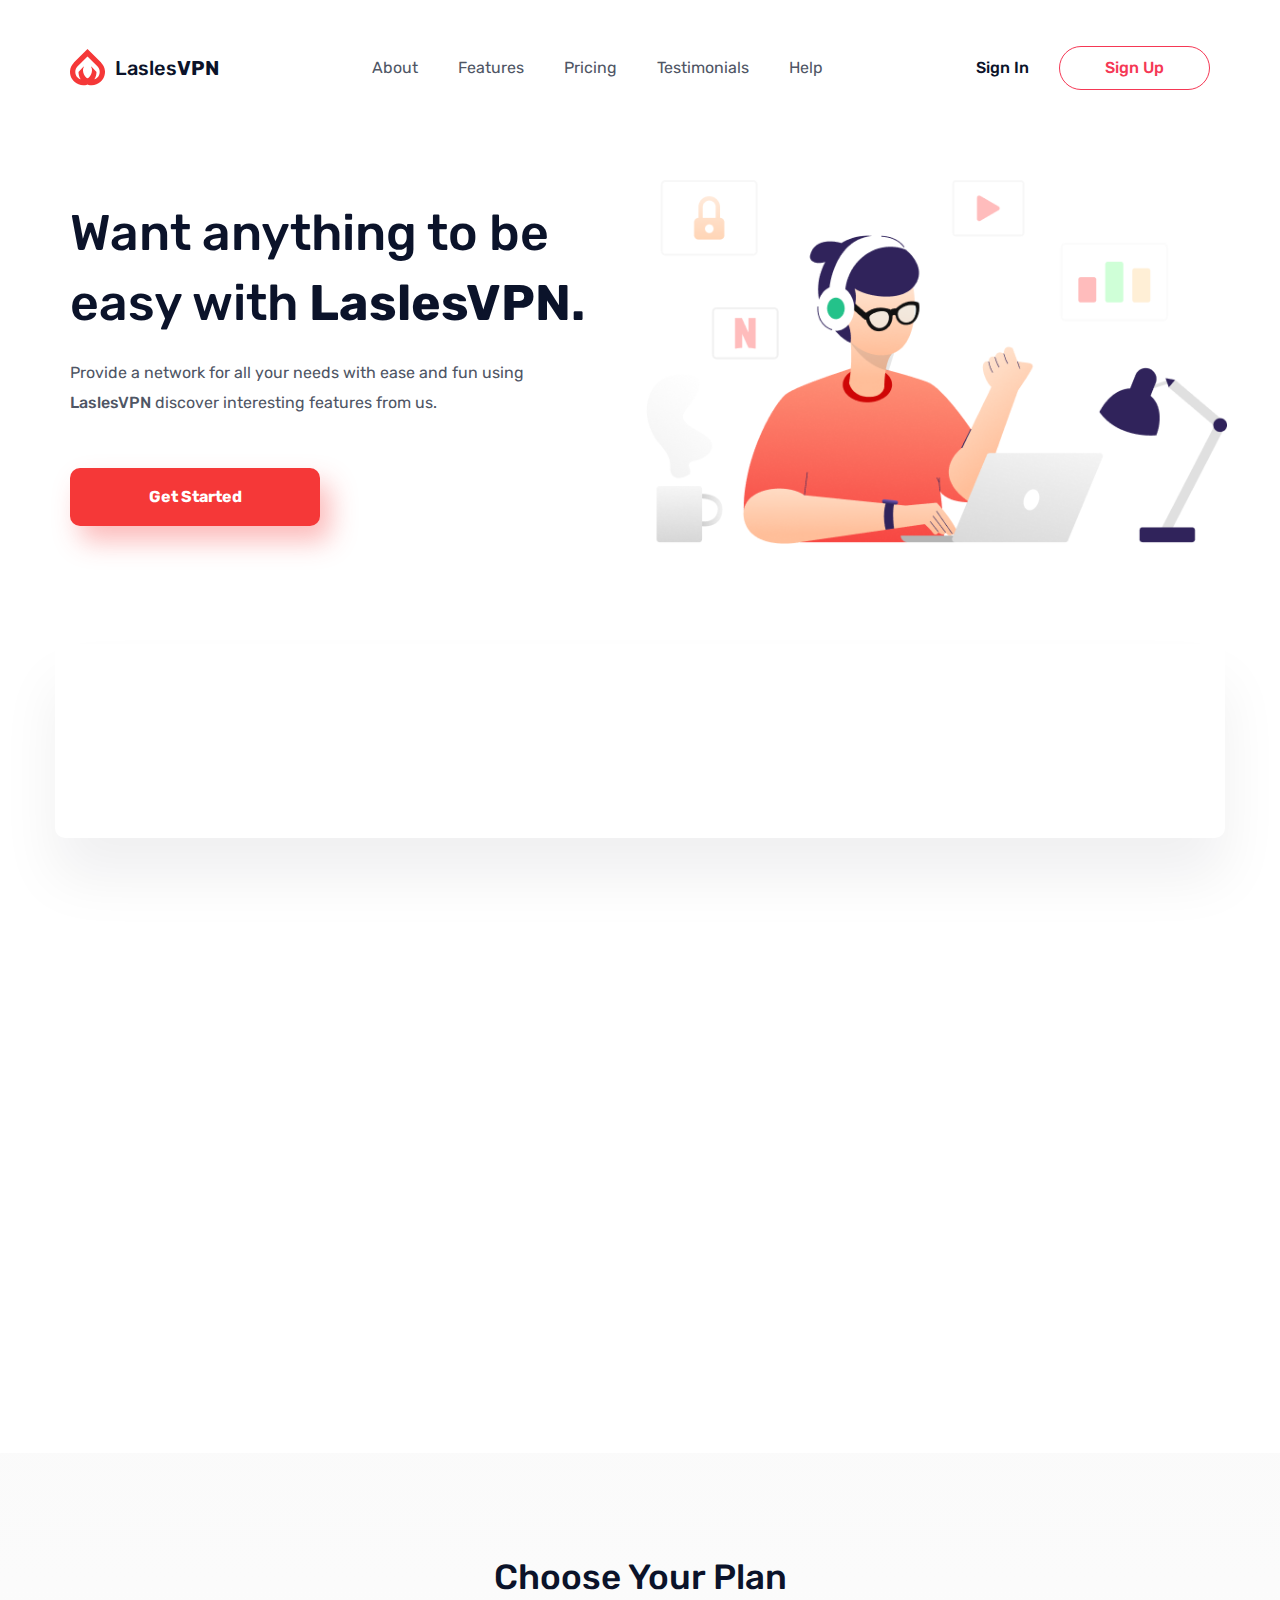
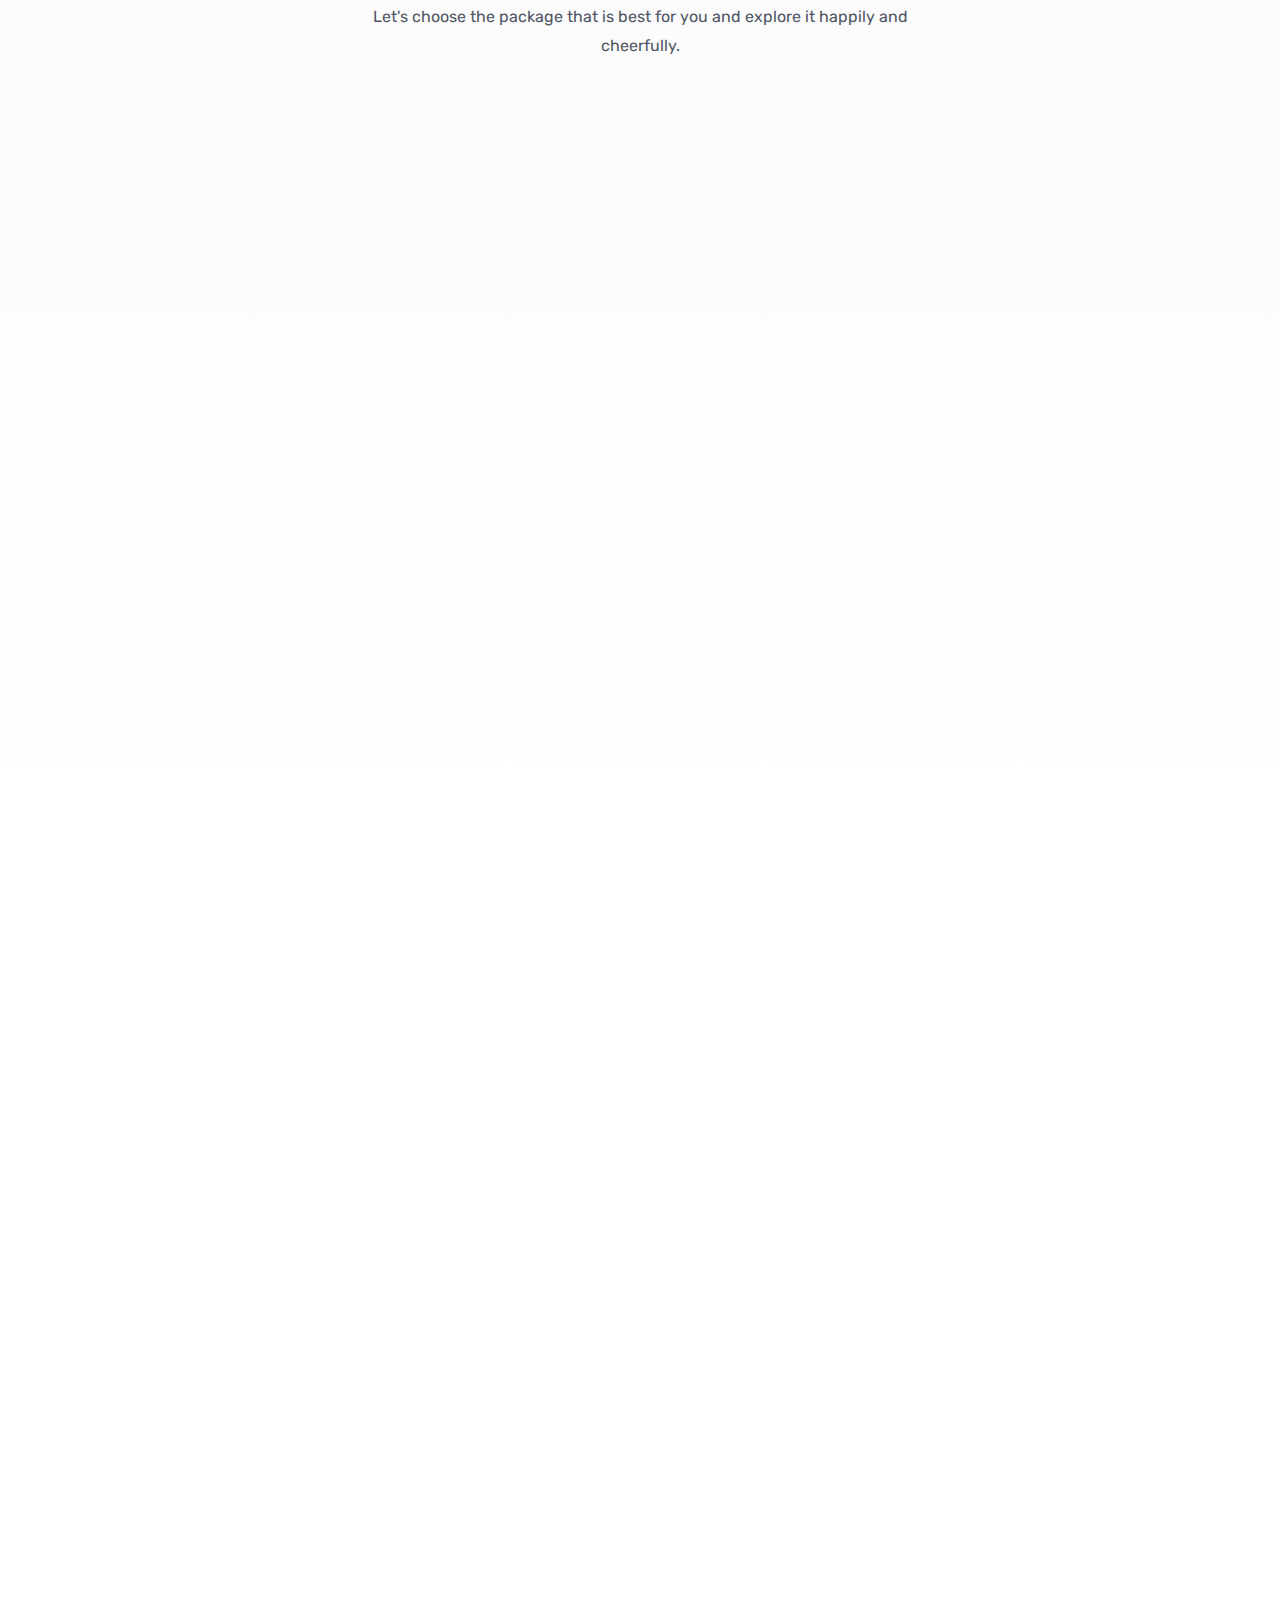
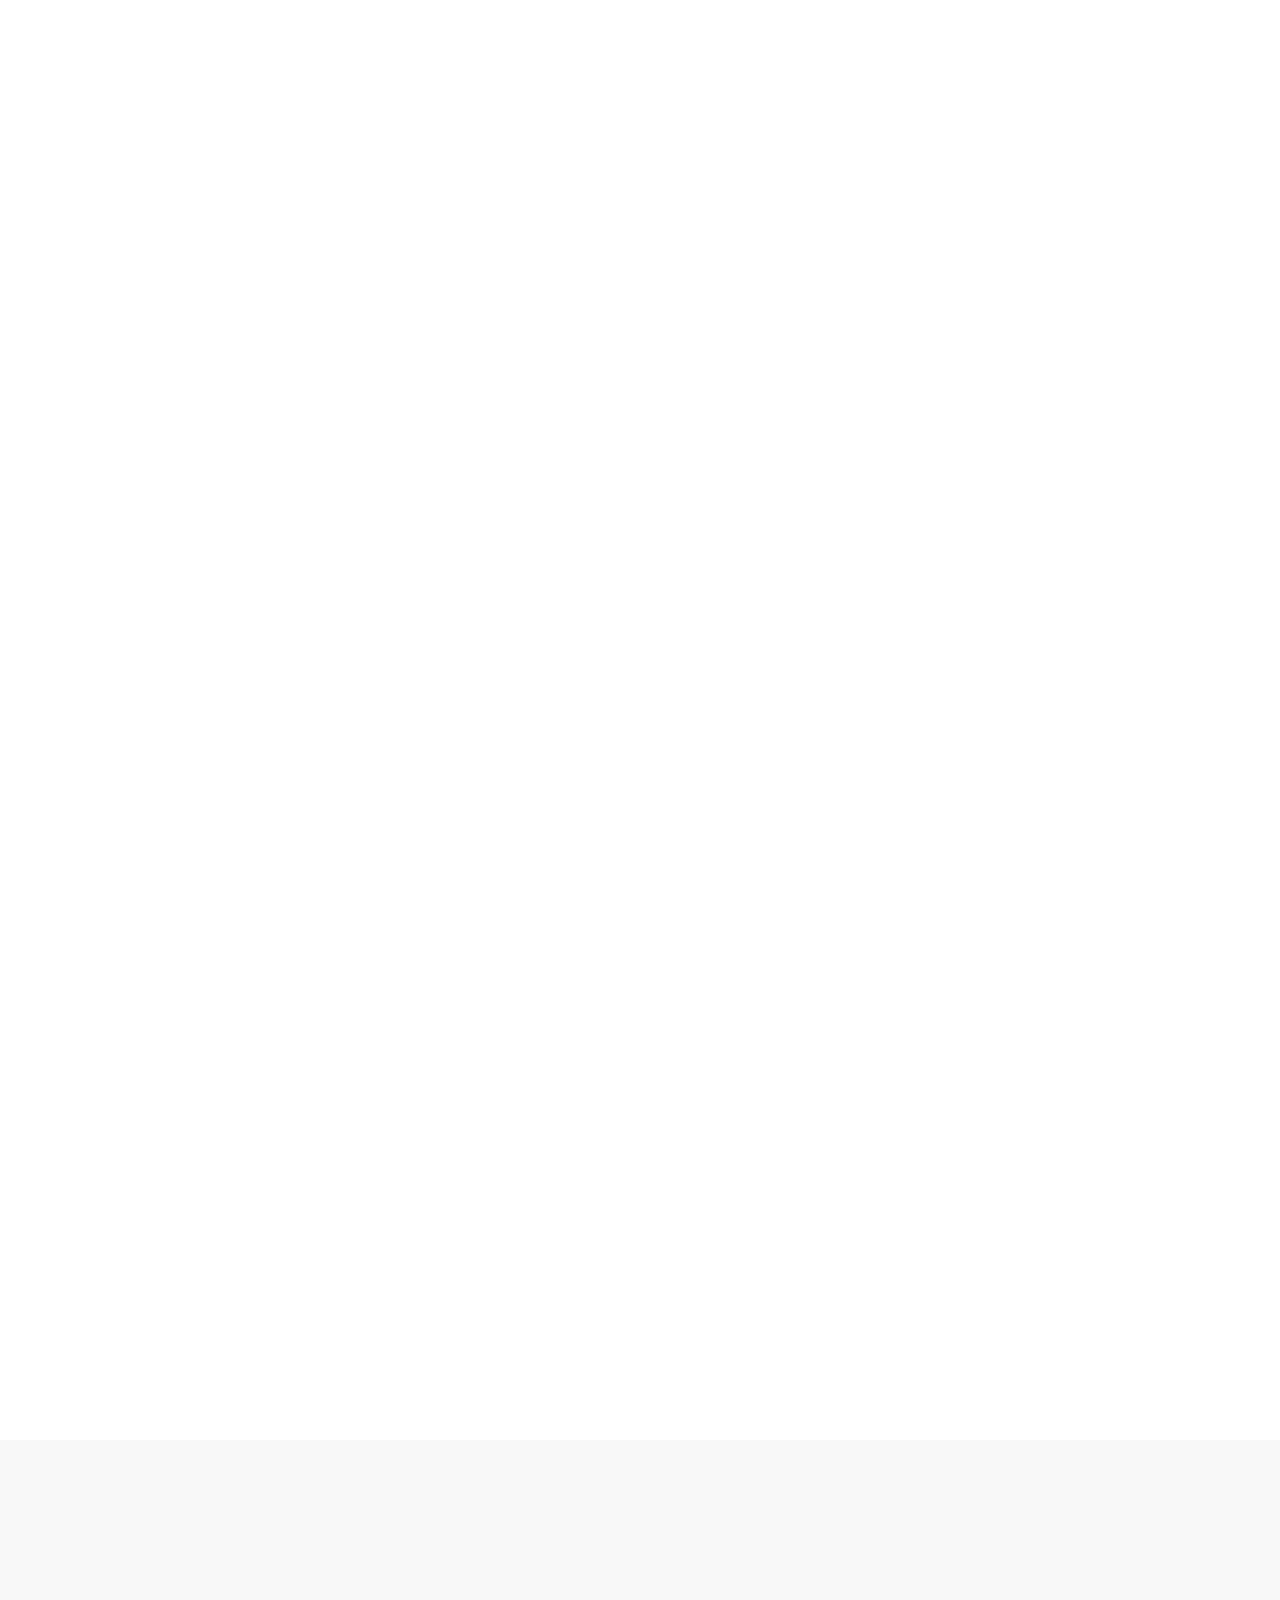
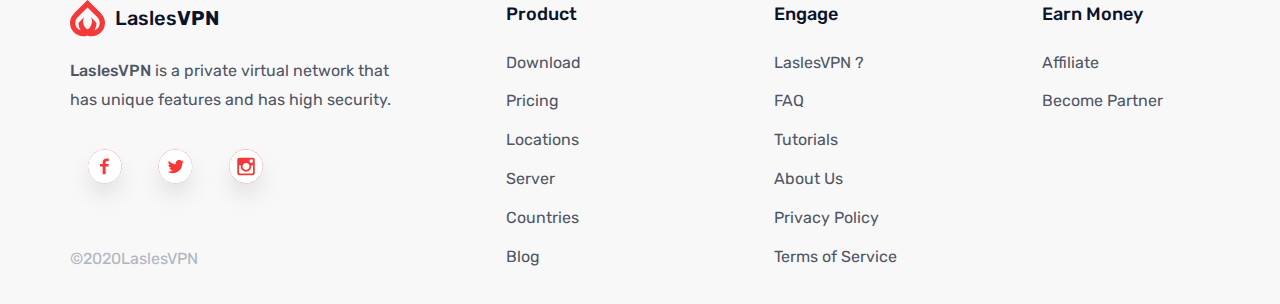
<file: index.html>
<!DOCTYPE html>
<html lang="en">
  <head>
    <meta charset="UTF-8" />
    <meta name="viewport" content="width=device-width, initial-scale=1.0" />
    <link rel="shortcut icon" href="img/favicon.ico" type="image/x-icon" />
    <link rel="preconnect" href="https://fonts.googleapis.com" />
    <link rel="preconnect" href="https://fonts.gstatic.com" crossorigin />
    <link
      href="https://fonts.googleapis.com/css2?family=Rubik:wght@400;500;700&display=swap"
      rel="stylesheet"
    />
    <link
      rel="stylesheet"
      href="https://cdn.jsdelivr.net/npm/swiper@11/swiper-bundle.min.css"
    />
    <link rel="stylesheet" href="css/style.css" />
    <title>LaslesVPN</title>
  </head>
  <body>
    <div class="wrapper">
      <header class="header">
        <div class="header__container">
          <a href="" class="header__logo">
            <img src="img/logo.svg" alt="" />
            <p>Lasles<span>VPN</span></p>
          </a>
          <nav class="header__menu menu-header">
            <ul class="menu-header__list">
              <li><a href="" class="menu-header__link">About</a></li>
              <li><a href="" class="menu-header__link">Features</a></li>
              <li><a href="" class="menu-header__link">Pricing</a></li>
              <li><a href="" class="menu-header__link">Testimonials</a></li>
              <li><a href="" class="menu-header__link">Help</a></li>
            </ul>
          </nav>
          <div class="header__actions actions-header">
            <a href="log/login.html" class="actions-header__login">Sign In</a>
            <a
              href="log/login.html"
              class="actions-header__logout btn-transparent"
              >Sign Up</a
            >
            <button class="header__burger">
              <span></span>
            </button>
          </div>
        </div>
      </header>
      <main class="page">
        <section class="page__top top">
          <div class="top__container">
            <div class="top__content">
              <h1 class="top__title">
                Want anything to be easy with <span>LaslesVPN.</span>
              </h1>
              <p class="top__description description">
                Provide a network for all your needs with ease and fun using
                <span>LaslesVPN</span> discover interesting features from us.
              </p>
              <a href="log/login.html" class="top__btn btn">Get Started</a>
            </div>
            <div class="top__image">
              <img src="img/1.png" alt="Person on laptop" />
            </div>
          </div>
        </section>
        <div class="page__statistic statistic">
          <div class="statistic__container">
            <div class="statisctic__contect">
              <div class="statistic__item item-statistic scroll-item _hide">
                <div class="item-statistic__img">
                  <img src="img/statistic/user.svg" alt="user" />
                </div>
                <div class="item-statistic__info">
                  <h3 class="item-statistic__count">90+</h3>
                  <p class="item-statistic__name">Users</p>
                </div>
              </div>
              <div class="statistic__item item-statistic scroll-item _hide">
                <div class="item-statistic__img">
                  <img src="img/statistic/location.svg" alt="location" />
                </div>
                <div class="item-statistic__info">
                  <h3 class="item-statistic__count">30+</h3>
                  <p class="item-statistic__name">Location</p>
                </div>
              </div>
              <div class="statistic__item item-statistic scroll-item _hide">
                <div class="item-statistic__img">
                  <img src="img/statistic/server.svg" alt="server" />
                </div>
                <div class="item-statistic__info">
                  <h3 class="item-statistic__count">50+</h3>
                  <p class="item-statistic__name">Servers</p>
                </div>
              </div>
            </div>
          </div>
        </div>
        <section class="page__features features">
          <div class="features__container">
            <div class="features__img scroll-item _hide">
              <img src="img/2.png" alt="user features" />
            </div>
            <div class="features__content scroll-item _hide">
              <h2 class="features__title title">
                We Provide Many Features You Can Use
              </h2>
              <p class="features__description description">
                You can explore the features that we provide with fun and have
                their own functions each feature.
              </p>
              <ul class="features__list">
                <li>Powerfull online protection.</li>
                <li>Internet without borders.</li>
                <li>Supercharged VPN</li>
                <li>No specific time limits.</li>
              </ul>
            </div>
          </div>
        </section>
        <section class="page__plan plan">
          <div class="plan__container">
            <div class="plan__header header-plan">
              <h2 class="header-plan__title title">Choose Your Plan</h2>
              <p class="header-plan__description description">
                Let's choose the package that is best for you and explore it
                happily and cheerfully.
              </p>
            </div>
            <div class="plan__body">
              <div class="plan__item item-plan scroll-item _hide">
                <div class="item-plan__img">
                  <img src="img/plan/Free.svg" alt="plan" />
                </div>
                <h3 class="item-plan__name">Free Plan</h3>
                <ul class="item-plan__list">
                  <li>Unlimited Bandwitch</li>
                  <li>Encrypted Connection</li>
                  <li>No Traffic Logs</li>
                  <li>Works on All Devices</li>
                </ul>
                <div class="item-plan__cost">Free</div>
                <a href="" class="item-plan__btn">Select</a>
              </div>
              <div class="plan__item item-plan scroll-item _hide">
                <div class="item-plan__img">
                  <img src="img/plan/Free.svg" alt="plan" />
                </div>
                <h3 class="item-plan__name">Standard Plan</h3>
                <ul class="item-plan__list">
                  <li>Unlimited Bandwitch</li>
                  <li>Encrypted Connection</li>
                  <li>No Traffic Logs</li>
                  <li>Works on All Devices</li>
                  <li>Connect Anyware</li>
                </ul>
                <div class="item-plan__cost">$9 <span>/ mo</span></div>
                <a href="" class="item-plan__btn">Select</a>
              </div>
              <div class="plan__item item-plan scroll-item _hide">
                <div class="item-plan__img">
                  <img src="img/plan/Free.svg" alt="plan" />
                </div>
                <h3 class="item-plan__name">Premium Plan</h3>
                <ul class="item-plan__list">
                  <li>Unlimited Bandwitch</li>
                  <li>Encrypted Connection</li>
                  <li>No Traffic Logs</li>
                  <li>Works on All Devices</li>
                  <li>Connect Anyware</li>
                  <li>Get New Features</li>
                </ul>
                <div class="item-plan__cost">$12 <span>/ mo</span></div>
                <a href="" class="item-plan__btn">Select</a>
              </div>
            </div>
          </div>
        </section>
        <section class="page__map map">
          <div class="map__container">
            <div class="map__header header-map scroll-item _hide">
              <h2 class="header-map__title title">
                Huge Global Network of Fast VPN
              </h2>
              <p class="header-map__description description">
                See <span>LaslesVPN</span> everywhere to make it easier for you
                when you move locations.
              </p>
            </div>
            <div class="map__body scroll-item _hide">
              <img src="img/map.png" alt="map" />
            </div>
          </div>
        </section>
        <div class="page__partners partners">
          <div class="partners__container">
            <div class="partners__item scroll-item _hide">
              <img src="img/partners/netflix.png" alt="netflix" />
            </div>
            <div class="partners__item scroll-item _hide">
              <img src="img/partners/amazon.png" alt="amazon" />
            </div>
            <div class="partners__item scroll-item _hide">
              <img src="img/partners/reddit.png" alt="reddit" />
            </div>
            <div class="partners__item scroll-item _hide">
              <img src="img/partners/discord.png" alt="discord" />
            </div>
            <div class="partners__item scroll-item _hide">
              <img src="img/partners/spotify.png" alt="spotify" />
            </div>
          </div>
        </div>
        <section class="page__review review">
          <div class="reviews__container">
            <div class="reviews__header header-reviews scroll-item _hide">
              <h2 class="reviews__title title">
                Trusted by Thousands of Happy Customer
              </h2>
              <p class="reviews__description description">
                These are the stories of our customers who have joined us with
                great pleasure when using this crazy feature.
              </p>
            </div>
            <div class="reviews__body scroll-item _hide">
              <!-- Slider main container -->
              <div class="swiper reviews-swiper">
                <!-- Additional required wrapper -->
                <div class="swiper-wrapper reviews-swiper__wrapper">
                  <!-- Slides -->
                  <div
                    class="swiper-slide reviews-swiper__slide reviews-swiper-slide"
                  >
                    <div class="reviews-swiper-slide__top">
                      <div class="reviews-swiper-slide__avatar">
                        <img src="img/swiper/ava-1.jpg" alt="" />
                        <div class="reviews-swiper-slide__info">
                          <p class="reviews-swiper-slide__name">Viezh Robert</p>
                          <p class="reviews-swiper-slide__location">
                            Warsaw, Poland
                          </p>
                        </div>
                      </div>
                      <div class="reviews-swiper-slide__star">
                        <span>4,5</span>
                        <img src="img/icon/star.svg" alt="star" />
                      </div>
                    </div>
                    <div class="reviews-swiper-slide__text">
                      “Wow... I am very happy to use this VPN, it turned out to
                      be more than my expectations and so far there have been no
                      problems. LaslesVPN always the best”.
                    </div>
                  </div>
                  <div
                    class="swiper-slide reviews-swiper__slide reviews-swiper-slide"
                  >
                    <div class="reviews-swiper-slide__top">
                      <div class="reviews-swiper-slide__avatar">
                        <img src="img/swiper/ava-1.jpg" alt="" />
                        <div class="reviews-swiper-slide__info">
                          <p class="reviews-swiper-slide__name">Viezh Robert</p>
                          <p class="reviews-swiper-slide__location">
                            Warsaw, Poland
                          </p>
                        </div>
                      </div>
                      <div class="reviews-swiper-slide__star">
                        <span>4,5</span>
                        <img src="img/icon/star.svg" alt="star" />
                      </div>
                    </div>
                    <div class="reviews-swiper-slide__text">
                      “Wow... I am very happy to use this VPN, it turned out to
                      be more than my expectations and so far there have been no
                      problems. LaslesVPN always the best”.
                    </div>
                  </div>
                  <div
                    class="swiper-slide reviews-swiper__slide reviews-swiper-slide"
                  >
                    <div class="reviews-swiper-slide__top">
                      <div class="reviews-swiper-slide__avatar">
                        <img src="img/swiper/ava-1.jpg" alt="" />
                        <div class="reviews-swiper-slide__info">
                          <p class="reviews-swiper-slide__name">Viezh Robert</p>
                          <p class="reviews-swiper-slide__location">
                            Warsaw, Poland
                          </p>
                        </div>
                      </div>
                      <div class="reviews-swiper-slide__star">
                        <span>4,5</span>
                        <img src="img/icon/star.svg" alt="star" />
                      </div>
                    </div>
                    <div class="reviews-swiper-slide__text">
                      “Wow... I am very happy to use this VPN, it turned out to
                      be more than my expectations and so far there have been no
                      problems. LaslesVPN always the best”.
                    </div>
                  </div>
                  <div
                    class="swiper-slide reviews-swiper__slide reviews-swiper-slide"
                  >
                    <div class="reviews-swiper-slide__top">
                      <div class="reviews-swiper-slide__avatar">
                        <img src="img/swiper/ava-1.jpg" alt="" />
                        <div class="reviews-swiper-slide__info">
                          <p class="reviews-swiper-slide__name">Viezh Robert</p>
                          <p class="reviews-swiper-slide__location">
                            Warsaw, Poland
                          </p>
                        </div>
                      </div>
                      <div class="reviews-swiper-slide__star">
                        <span>4,5</span>
                        <img src="img/icon/star.svg" alt="star" />
                      </div>
                    </div>
                    <div class="reviews-swiper-slide__text">
                      “Wow... I am very happy to use this VPN, it turned out to
                      be more than my expectations and so far there have been no
                      problems. LaslesVPN always the best”.
                    </div>
                  </div>
                </div>
                <!-- If we need pagination -->
                <div class="swiper-pagination reviews-swiper__pagination"></div>

                <!-- If we need navigation buttons -->
                <div class="reviews-swiper__btns">
                  <div class="swiper-button-prev reviews-swiper__prev">
                    <div>
                      <svg
                        xmlns="http://www.w3.org/2000/svg"
                        width="30"
                        height="31"
                        viewBox="0 0 30 31"
                        fill="none"
                      >
                        <path
                          d="M23.75 14.0029H8.925L13.4625 8.55291C13.6747 8.29764 13.7768 7.96854 13.7463 7.638C13.7158 7.30747 13.5553 7.00258 13.3 6.79041C13.0447 6.57823 12.7156 6.47616 12.3851 6.50663C12.0546 6.53711 11.7497 6.69764 11.5375 6.95291L5.2875 14.4529C5.24545 14.5126 5.20785 14.5752 5.175 14.6404C5.175 14.7029 5.175 14.7404 5.0875 14.8029C5.03084 14.9462 5.00118 15.0988 5 15.2529C5.00118 15.407 5.03084 15.5596 5.0875 15.7029C5.0875 15.7654 5.0875 15.8029 5.175 15.8654C5.20785 15.9306 5.24545 15.9933 5.2875 16.0529L11.5375 23.5529C11.655 23.694 11.8022 23.8075 11.9686 23.8853C12.1349 23.963 12.3164 24.0032 12.5 24.0029C12.7921 24.0035 13.0751 23.9018 13.3 23.7154C13.4266 23.6105 13.5312 23.4816 13.6079 23.3362C13.6846 23.1907 13.7318 23.0316 13.7469 22.8679C13.762 22.7042 13.7447 22.5391 13.6959 22.3821C13.6471 22.2251 13.5678 22.0792 13.4625 21.9529L8.925 16.5029H23.75C24.0815 16.5029 24.3995 16.3712 24.6339 16.1368C24.8683 15.9024 25 15.5844 25 15.2529C25 14.9214 24.8683 14.6034 24.6339 14.369C24.3995 14.1346 24.0815 14.0029 23.75 14.0029Z"
                          fill="#F53838"
                        />
                      </svg>
                    </div>
                  </div>
                  <div class="swiper-button-next reviews-swiper__next">
                    <div>
                      <svg
                        xmlns="http://www.w3.org/2000/svg"
                        width="30"
                        height="31"
                        viewBox="0 0 30 31"
                        fill="none"
                      >
                        <path
                          d="M6.25 14.0029H21.075L16.5375 8.55291C16.3253 8.29764 16.2232 7.96854 16.2537 7.638C16.2842 7.30747 16.4447 7.00258 16.7 6.79041C16.9553 6.57823 17.2844 6.47616 17.6149 6.50663C17.9454 6.53711 18.2503 6.69764 18.4625 6.95291L24.7125 14.4529C24.7545 14.5126 24.7922 14.5752 24.825 14.6404C24.825 14.7029 24.825 14.7404 24.9125 14.8029C24.9692 14.9462 24.9988 15.0988 25 15.2529C24.9988 15.407 24.9692 15.5596 24.9125 15.7029C24.9125 15.7654 24.9125 15.8029 24.825 15.8654C24.7922 15.9306 24.7545 15.9933 24.7125 16.0529L18.4625 23.5529C18.345 23.694 18.1978 23.8075 18.0314 23.8853C17.8651 23.963 17.6836 24.0032 17.5 24.0029C17.2079 24.0035 16.9249 23.9018 16.7 23.7154C16.5734 23.6105 16.4688 23.4816 16.3921 23.3362C16.3154 23.1907 16.2682 23.0316 16.2531 22.8679C16.238 22.7042 16.2553 22.5391 16.3041 22.3821C16.3529 22.2251 16.4322 22.0792 16.5375 21.9529L21.075 16.5029H6.25C5.91848 16.5029 5.60054 16.3712 5.36612 16.1368C5.13169 15.9024 5 15.5844 5 15.2529C5 14.9214 5.13169 14.6034 5.36612 14.369C5.60054 14.1346 5.91848 14.0029 6.25 14.0029Z"
                          fill="white"
                        />
                      </svg>
                    </div>
                  </div>
                </div>
              </div>
            </div>
          </div>
        </section>
        <section class="page__subscribe subscribe scroll-item _hide">
          <div class="subscribe__container">
            <div class="subscribe__header">
              <h2 class="subscribe__title title">
                Subscribe Now for Get Special Features!
              </h2>
              <p class="subscribe__description description">
                Let's subscribe with us and find the fun.
              </p>
            </div>
            <button class="subscribe__btn btn">Subscribe Now</button>
          </div>
        </section>
      </main>
      <footer class="footer">
        <div class="footer__container">
          <div class="footer__item">
            <div class="footer__logo">
              <img src="img/logo.svg" alt="logo" />
              <p>Lasles<span>VPN</span></p>
            </div>
            <div class="footer__text">
              <span>LaslesVPN</span> is a private virtual network that has
              unique features and has high security.
            </div>
            <ul class="footer__social">
              <li>
                <a href=""><img src="img/icon/Facebook.svg" alt="" /></a>
              </li>
              <li>
                <a href=""><img src="img/icon/Twitter.svg" alt="" /></a>
              </li>
              <li>
                <a href=""><img src="img/icon/Instagram.svg" alt="" /></a>
              </li>
            </ul>
            <p class="footer__copy">©2020LaslesVPN</p>
          </div>
          <div class="footer__item footer-item-move">
            <h3 class="footer__title">Product</h3>
            <ul class="footer__list">
              <li><a href="" class="footer__link">Download </a></li>
              <li><a href="" class="footer__link">Pricing</a></li>
              <li><a href="" class="footer__link">Locations</a></li>
              <li><a href="" class="footer__link">Server</a></li>
              <li><a href="" class="footer__link">Countries</a></li>
              <li><a href="" class="footer__link">Blog</a></li>
            </ul>
          </div>
          <div class="footer__item footer-item-move">
            <h3 class="footer__title">Engage</h3>
            <ul class="footer__list">
              <li><a href="" class="footer__link">LaslesVPN ? </a></li>
              <li><a href="" class="footer__link">FAQ</a></li>
              <li><a href="" class="footer__link">Tutorials</a></li>
              <li><a href="" class="footer__link">About Us</a></li>
              <li><a href="" class="footer__link">Privacy Policy</a></li>
              <li><a href="" class="footer__link">Terms of Service</a></li>
            </ul>
          </div>
          <div class="footer__item footer-item-move">
            <h3 class="footer__title">Earn Money</h3>
            <ul class="footer__list">
              <li><a href="" class="footer__link">Affiliate</a></li>
              <li><a href="" class="footer__link">Become Partner</a></li>
            </ul>
          </div>
        </div>
      </footer>
    </div>
    <script src="https://cdn.jsdelivr.net/npm/swiper@11/swiper-bundle.min.js"></script>
    <script src="js/script.js"></script>
  </body>
</html>
</file>
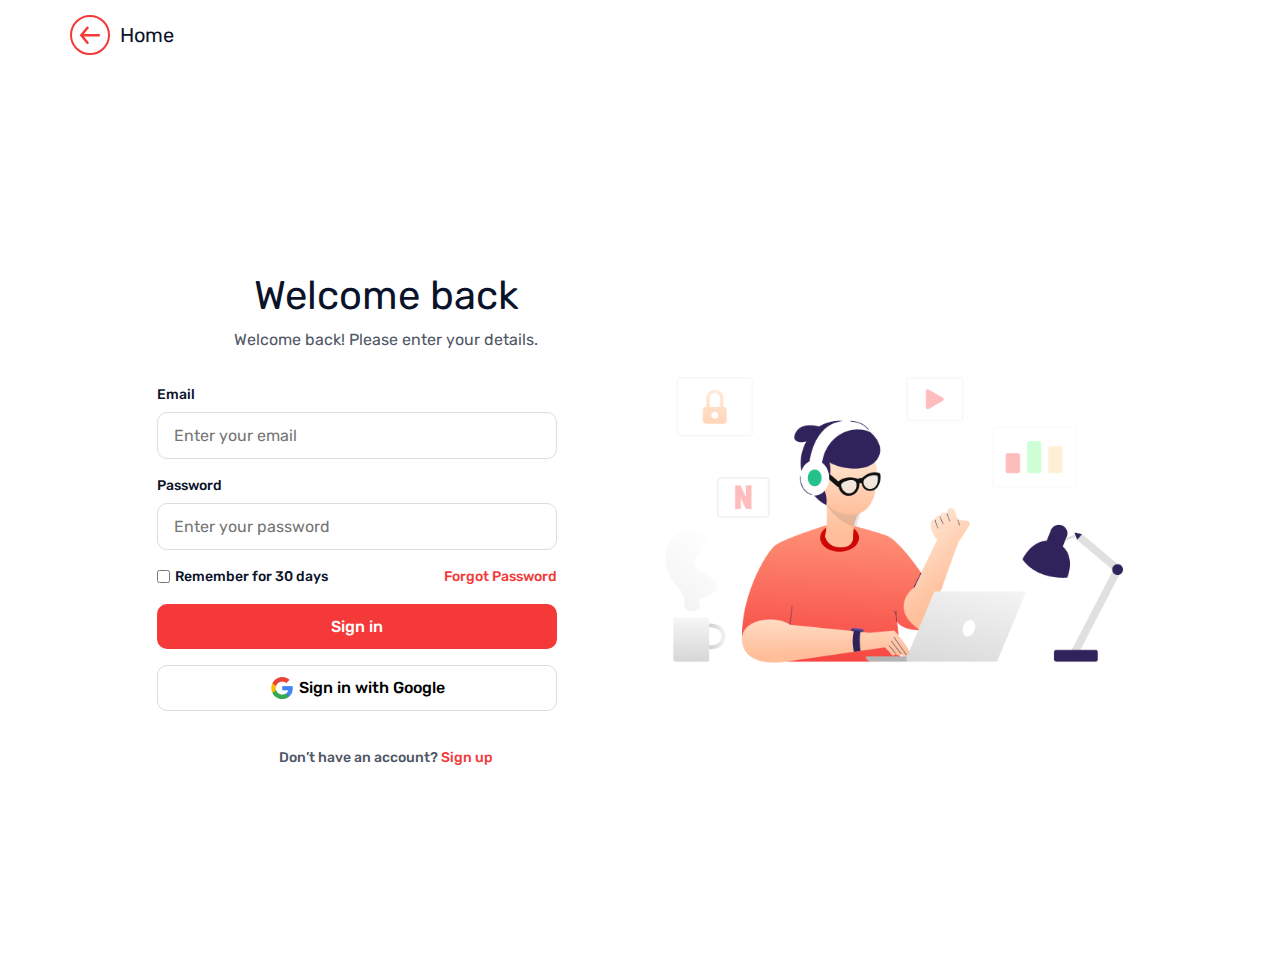
<file: log/login.html>
<!DOCTYPE html>
<html lang="en">
<head>
  <meta charset="UTF-8">
  <meta name="viewport" content="width=device-width, initial-scale=1.0">
  <link rel="shortcut icon" href="../img/favicon.ico" type="image/x-icon">
  <link rel="preconnect" href="https://fonts.googleapis.com">
  <link rel="preconnect" href="https://fonts.gstatic.com" crossorigin>
  <link href="https://fonts.googleapis.com/css2?family=Rubik:wght@400;500;700&display=swap" rel="stylesheet">
  <link rel="stylesheet" href="login.css">
  <title>LaslesVPN</title>
</head>
<body>
  <div class="wrapper">
    <header class="header">
      <div class="header__container">
        <a href="../index.html" class="header__logo">
          <div class="header__img">
            <svg xmlns="http://www.w3.org/2000/svg" width="20" height="18" viewBox="0 0 20 18" fill="none">
            <path d="M18.75 8.00291H3.925L8.4625 2.55291C8.67467 2.29764 8.77675 1.96854 8.74628 1.638C8.7158 1.30747 8.55527 1.00258 8.3 0.790408C8.04473 0.578235 7.71563 0.476157 7.3851 0.506632C7.05456 0.537107 6.74967 0.697637 6.5375 0.952908L0.2875 8.45291C0.245451 8.51256 0.207849 8.57523 0.175 8.64041C0.175 8.70291 0.175 8.74041 0.0875002 8.80291C0.0308421 8.94623 0.0011764 9.0988 0 9.25291C0.0011764 9.40702 0.0308421 9.55958 0.0875002 9.70291C0.0875002 9.76541 0.0874998 9.80291 0.175 9.86541C0.207849 9.93058 0.245451 9.99325 0.2875 10.0529L6.5375 17.5529C6.65503 17.694 6.8022 17.8075 6.96856 17.8853C7.13491 17.963 7.31636 18.0032 7.5 18.0029C7.79207 18.0035 8.07511 17.9018 8.3 17.7154C8.42657 17.6105 8.5312 17.4816 8.60789 17.3362C8.68458 17.1907 8.73183 17.0316 8.74692 16.8679C8.76202 16.7042 8.74466 16.5391 8.69586 16.3821C8.64705 16.2251 8.56775 16.0792 8.4625 15.9529L3.925 10.5029H18.75C19.0815 10.5029 19.3995 10.3712 19.6339 10.1368C19.8683 9.90237 20 9.58443 20 9.25291C20 8.92139 19.8683 8.60345 19.6339 8.36902C19.3995 8.1346 19.0815 8.00291 18.75 8.00291Z" fill="#F53838"/>
          </svg>
          </div>
          
          <span>Home</span>
        </a>
      </div>
    </header>
    <main class="signin">
      <div class="signin__container">
        <div class="signin__content">
          <div class="signin__header">
            <h1 class="signin__title">Welcome back</h1>
            <p class="signin__description">Welcome back! Please enter your details.</p>
          </div>
          <form action="#" class="signin__form">
            <div class="signin__email">
              <label for="email">Email</label>
              <input type="email" name="email" placeholder="Enter your email">
            </div>
            <div class="signin__password">
              <label for="password">Password</label>
              <input type="password" name="password" placeholder="Enter your password">
            </div>
            <div class="signin__help">
              <div class="signin__check">
                <input type="checkbox" name="check" id="">
                <label for="check">Remember for 30 days</label>
              </div>
              <a href="#" class="signin__forget">Forgot Password</a>
            </div>
            <div class="signin__btns">
              <button type="submit" class="signin__btn signin__btn-usual">Sign in</button>
              <button class="signin__btn signin__google">
                <img src="../img/sign/google.png" alt="">
                <span>Sign in with Google</span>
              </button>
            </div>
          </form>
          <p class="signin__footer">
            Don’t have an account? 
            <a href="#" class="signin__signout">Sign up</a>
          </p>
        </div>
        <div class="signin__img">
          <img src="../img/1.png" alt="">
        </div>
      </div>
    </main>
  </div>
</body>
</html>
</file>
<file: css/style.css>
:root {
  --grey: #4f5665;
  --dark-blue: #0b132a;
  --red: #f53855;
  --btn-color: #f53838;
  --btn-color-darker: #b60c0c; 
}
/*Обнуление*/
*{
	padding: 0;
	margin: 0;
	border: 0;
}
*,*:before,*:after{
	-moz-box-sizing: border-box;
	-webkit-box-sizing: border-box;
	box-sizing: border-box;
}
:focus,:active{outline: none;}
a:focus,a:active{outline: none;}

nav,footer,header,aside{display: block;}
html {
  font-size: 62.5%;
}
html,body{
	height: 100%;
	width: 100%;
	line-height: 1;
	-ms-text-size-adjust: 100%;
	-moz-text-size-adjust: 100%;
	-webkit-text-size-adjust: 100%;
}
input,button,textarea{font-family:inherit;}

input::-ms-clear{display: none;}
button{cursor: pointer;}
button::-moz-focus-inner {padding:0;border:0;}
a, a:visited{text-decoration: none;}
a:hover{text-decoration: none;}
ul li{list-style: none;}
img{vertical-align: top;}

h1,h2,h3,h4,h5,h6{font-size:inherit;font-weight: 400;}
/*--------------------*/

::-webkit-scrollbar {
  width: 10px;
  background-color: #f9f9fd;
}
::-webkit-scrollbar-thumb {
  border-radius: 10px;
  background-color: var(--red);
}
::-webkit-scrollbar-track {
  -webkit-box-shadow: inset 0 0 6px rgba(0,0,0,0.2);
  border-radius: 10px;
  background-color: #f9f9fd;
}
body {
  font-family: 'Rubik', sans-serif;
  color: var(--grey);
}
body.active {
	overflow: hidden;
}
.wrapper {
  overflow: hidden;
  min-height: 100%;
  display: flex;
  flex-direction: column;
}
[class*="__container"] {
  max-width: 1170px;
  margin: 0 auto;
  padding: 0 15px;
}
/* --------------------------------------------- */
.page {
  flex: 1 1 auto;
}
/* ----------------------------------------------- */
/* #region common */
.btn-transparent {
  display: inline-block;
  border: 1px solid var(--red);
  border-radius: 50px;
  padding: 1.3rem 4.5rem;
  text-align: center;
  color: var(--red);
  font-size: 1.6rem;
  font-weight: 500;
  transition: all .5s ease;
  position: relative;
  overflow: hidden;
}
.btn-transparent::after {
  content: '';
  position: absolute;
  width: 0;
  height: 100%;
  top: 0;
  left: 0;
  background-color: var(--red);
  border-radius: 50px;
  z-index: -1;
  transition: all .5s ease;
}
.btn-transparent:hover::after{
  width: 100%;
}
.btn-transparent:hover {
  color: var(--dark-blue);
}
.btn {
  display: inline-block;
  width: 25rem;
  background-color: var(--btn-color);
  border-radius: 10px;
  padding: 1.7rem 2rem;
  box-shadow: 10px 15px 27px rgba(245, 56, 56, 0.35);
  text-align: center;
  color: #fff;
  font-size: 1.6rem;
  font-weight: 700;
  line-height: 1.5;
  transition: all .3s ease;
}
.btn:hover {
  background-color: var(--btn-color-darker);
}
.title {
  color: var(--dark-blue);
  font-size: 3.5rem;
  font-weight: 500;
  line-height: 1.4;
}
.description {
  font-size: 1.6rem;
  line-height: 1.87;
}
.description span {
  font-weight: 500;
}

@media(max-width: 996.98px) {
  .btn-transparent {
    padding: 1rem 3rem;
  }
  .title {
    font-size: 3rem;
  }
}
@media(max-width: 500px) {
  .btn {
    width: 100%;
    padding: 1.3rem 2rem;
  }
}
/* #endregion */
/* #region header */
.header {
  position: fixed;
  width: 100%;
  top: 0;
  left: 0;
  background-color: #fff;
  z-index: 99;
}
.header__container {
  min-height: 135px;
  display: flex;
  justify-content: space-between;
  align-items: center;
  column-gap: 15px;
}
.header__logo {
  display: flex;
  align-items: center;
  column-gap: 10px;
}
.header__logo p {
  color: var(--dark-blue);
  font-size: 2rem;
  font-weight: 500;
}
.header__logo p span {
  font-weight: 700;
}
.header__menu {
}
.menu-header {
}
.menu-header__list {
  display: flex;
  align-items: center;
  column-gap: 40px;
}
.menu-header__list li {
  position: relative;
}
.menu-header__list li:hover::after {
  content: '';
  position: absolute;
  width: 100%;
  height: 3px;
  bottom: -3px;
  left: 0;
  background-color: var(--grey);
  border-radius: 4px;
  animation: changeWidth .5s ease;
}
@keyframes changeWidth {
  0% {
    width: 0;
  }
  100% {
    width: 100%;
  }
}
.menu-header__link {
  color: inherit;
  font-size: 1.6rem;
}
.menu-header__link {
}
.header__actions {
}
.actions-header {
  display: flex;
  align-items: center;
  column-gap: 30px;
}
.actions-header__login {
  color: var(--dark-blue);
  font-size: 1.6rem;
  font-weight: 500;
  position: relative;
}
.actions-header__login:hover::after {
  content: '';
  position: absolute;
  width: 100%;
  height: 3px;
  bottom: -3px;
  left: 0;
  background-color: var(--dark-blue);
  border-radius: 4px;
  animation: changeWidth .5s ease;
}
.actions-header__logout {
}
.header__burger {
  display: none;
}
@media(max-width: 996.98px) {
  .header__container {
    min-height: 100px;
  }
  .header__logo p {
    font-size: 1.6rem;
  }
  .menu-header__list {
    column-gap: 15px;
  }
  .actions-header {
    column-gap: 15px;
  }
}
@media(max-width: 767.98px) {
  .header__container {
    min-height: 70px;
  }
  .header__burger {
    display: block;
    width: 40px;
    height: 30px;
    position: relative;
    background-color: transparent;
  }
  .header__burger span,
  .header__burger::after,
  .header__burger::before {
    content: '';
    position: absolute;
    width: 100%;
    height: 3px;
    left: 0;
    background-color: var(--dark-blue);
    border-radius: 4px;
    transition: all .3s ease;
  }
  .header__burger::after {
    bottom: 0;
  }
  .header__burger::before {
    top: 0;
  }
  .header__burger span {
    top: calc(50% - 1px);
  }
  .header__burger.header__burger_active span{
    transform: scale(0);
  }
  .header__burger.header__burger_active::before {
    transform: rotate(45deg);
    top: 13px;
  }
  .header__burger.header__burger_active::after {
    transform: rotate(-45deg);
    bottom: 14px;
  }
  .menu-header__list {
    position: fixed;
    width: 70%;
    height: 100%;
    right: -100%;
    top: 0;
    background: rgba(255, 255, 255);
    flex-direction: column;
    justify-content: center;
    row-gap: 20px;
    box-shadow: 0 0 10px #4f5665;
		padding-top: 70px;
		overflow-y: scroll;
    transition: right .5s ease;
  }
  .menu-header__list.menu-header__list_active {
    right: 0;
  }
  .menu-header__link {
    font-size: 2.6rem;
  }
}
@media(max-width: 500px) {
  .header__container {
    column-gap: 10px;
  }
  .header__logo {
    flex: 0 0 35px;
    overflow: hidden;
  }
  .menu-header__list {
    width: 90%; 
  }
  .actions-header {
    column-gap: 10px;
  }
  .actions-header__login {
    display: none;
  }
}
/* #endregion */
/* #region top */
.page__top {
}
.top {
  padding-top: 180px;
  padding-bottom: 100px;
}
.top__container {
  display: flex;
  align-items: center;
  column-gap: 40px;
}
.top__content {
  flex: 0 1 47%;
}
.top__title {
  color: var(--dark-blue);
  font-size: 5rem;
  font-weight: 500;
  line-height: 1.4;
}
.top__title:not(:last-child) {
  margin-bottom: 2rem;
}
.top__title span {
  font-weight: 700;
}
.top__description {
	transition-delay: .2s;
}
.top__description:not(:last-child) {
  margin-bottom: 5rem;
}
.top__btn {
}

.top__image {
  flex: 0 1 51%;
  margin-right: -67px;
}
.top__image img {
  width: 100%;
}
@media(max-width: 1000px) {
  .top {
    padding-top: 110px;
    padding-bottom: 50px;
  }
  .top__container {
    column-gap: 30px;
  }
  .top__title {
    font-size: 4rem;
  }
  .top__description:not(:last-child) {
    margin-bottom: 3rem;
  }
  .top__image {
    margin-right: 0;
  }
}
@media(max-width: 767.98px) {
  .top {
    padding-top: 80px;
    padding-bottom: 30px;
  }
  .top__container {
    flex-direction: column;
    row-gap: 20px;
  }
  .top__title {
    font-size: 3.6rem;
  }
}
/* #endregion */
/* #region statistic */
.page__statistic {
}
.statistic {
}
.statistic__container {
  padding-top: 3.7rem;
  padding-bottom: 3.7rem;
  border-radius: 10px;
  box-shadow: 0px 40px 57px rgba(13, 16, 38, 0.062);
  
}
.statisctic__contect {
  display: flex;
  flex-wrap: wrap;
}
.statistic__item {
  
}
.item-statistic {
  flex: 0 1 33%;
  padding: 3rem 0;
  display: flex;
  justify-content: center;
  align-items: center;
  column-gap: 36px;
  
	transform: translateX(-120%);
	opacity: 0;
	transition: all .5s ease-in-out 0s;
}
.item-statistic.animation-class {
	transform: translateX(0);
	opacity: 1;
}
.item-statistic:nth-child(2).animation-class {
	transition-delay: 0.2s;
}
.item-statistic:nth-child(3).animation-class {
	transition-delay: 0.4s;
}
.item-statistic:not(:last-child) {
  border-right: 2px solid #eeeff2;
}
.item-statistic__img {
  width: 55px;
  height: 55px;
  border-radius: 50%;
  background-color: #ffecec;
  display: flex;
  justify-content: center;
  align-items: center;
}
.item-statistic__info {
}
.item-statistic__count {
  color: var(--dark-blue);
  font-size: 2.5rem;
  font-weight: 700;
  line-height: 1.2;
}
.item-statistic__name {
  font-size: 2rem;
  line-height: 1.5;
}
@media(max-width: 767.98px) {
  .statisctic__contect {
    justify-content: center;
  }
  .item-statistic {
    flex: 0 1 80%;
  }
  .item-statistic:not(:last-child) {
    border-bottom: 2px solid #eeeff2;
    border-right: none;
  }
  .item-statistic__info {
    flex: 0 1 30%;
  }
}
/* #endregion */
/* #region features */
.page__features {
}
.features {
  padding-top: 10rem;
  padding-bottom: 10rem;
}
.features__container {
  display: flex;
  justify-content: space-between;
  align-items: end;
  gap: 20px;
}
.features__img {
  flex: 0 1 44.6%;
	transform: translateY(100%);
	opacity: 0;
	transition: all .5s ease 0s;
}
.features__img.animation-class {
	transform: translateY(0);
	opacity: 1;
}
.features__img img {
  width: 100%;
}
.features__content {
  flex: 0 1 40%;
  display: flex;
  flex-direction: column;
  row-gap: 20px;
	transform: translateY(100%);
	opacity: 0;
	transition: all .5s ease 0s;
}
.features__content.animation-class {
	transform: translateY(0);
	opacity: 1;
}
.features__title {
  
}
.features__description {
}
.description {
}
.features__list {
}
.features__list li {
  font-size: 1.4rem;
  line-height: 2;
  position: relative;
  padding-left: 35px;
}
.features__list li::before {
  content: '';
  position: absolute;
  width: 24px;
  height: 24px;
  top: 2px;
  left: 0;
  background: url(../img/icon/check.svg) no-repeat;
}
.features__list li:not(:last-child) {
  margin-bottom: 15px;
}
@media(max-width: 996.98px) {
  .features {
    padding-top: 5rem;
    padding-bottom: 5rem;
  }
  .features__img {
    flex: 0 1 50%;
  }
  .features__content {
    flex: 0 1 50%;
  }
}
@media(max-width: 767.98px) {
  .features {
    padding-top: 3rem;
    padding-bottom: 3rem;
  }
  .features__container {
    flex-direction: column-reverse;
    align-items: center;

  }
}
/* #endregion */
/* #region plan */
.page__plan {
}
.plan {
  padding-top: 10rem;
  padding-bottom: 10rem;
  background: linear-gradient(180deg, #F8F8F8 -45.04%, rgba(248, 248, 248, 0.00) 88.56%);
}
.plan__container {
}
.plan__header {
  margin-bottom: 6rem;
  text-align: center;
}
.header-plan {
  text-align: center;
}
.header-plan__title {
  margin-bottom: 2rem;
  max-width: 384px;
  margin: 0 auto;
}
.header-plan__description {
  max-width: 555px;
  margin: 0 auto;
}
.plan__body {
  padding: 0 25px;
  display: flex;
  column-gap: 50px;
}
.plan__item {
}
.item-plan {
  flex: 0 1 33%;
  padding: 70px 30px 50px 30px;
  display: flex;
  flex-direction: column;
  align-items: center;
  row-gap: 20px;
  border: 2px solid #ddd;
  border-radius: 10px;
  cursor: pointer;
	transform: translateX(120%);
	opacity: 0;
	transition: all .5s ease 0s;
}
.item-plan.animation-class {
	transform: translateX(0);
	opacity: 1;
}
.item-plan:nth-child(2).animation-class {
	transition-delay: .2s;
}
.item-plan:nth-child(3).animation-class {
	transition-delay: .4s;
}
.item-plan:hover {
  border: 2px solid var(--btn-color);
}
.item-plan__img {
  width: 144px;
  height: 165px;
}
.item-plan__img img {
  width: 100%;
}
.item-plan__name {
  color: var(--dark-blue);
  font-size: 1.8rem;
  font-weight: 500;
  line-height: 1.6;
}
.item-plan__list {
  flex: 1 1 auto;
  display: flex;
  flex-direction: column;
  row-gap: 10px;
}
.item-plan__list li {
  font-size: 1.4rem;
  line-height: 2;
  position: relative;
  padding-left: 35px;
}
.item-plan__list li::before{
  content: '';
  position: absolute;
  width: 24px;
  height: 24px;
  top: 0;
  left: 0;
  background: url(../img/icon/check-green.svg);
}
.item-plan__cost {
  color: var(--dark-blue);
  font-size: 2.5rem;
  font-weight: 500;
  line-height: 1.2;
}
.item-plan__cost span {
  color: var(--grey);
  font-weight: 400;
}
.item-plan__btn {
  width: 18rem;
  border: 2px solid var(--btn-color);
  border-radius: 50px;
  padding: 1.3rem 2rem;
  text-align: center;

  font-size: 1.6rem;
  font-weight: 700;
  color: var(--btn-color);
  transition: all .5s ease;
}
.item-plan:hover .item-plan__btn {
  background-color: var(--btn-color);
  color: #fff;
}
@media(max-width: 996.98px) {
  .plan {
    padding-top: 6rem;
    padding-bottom: 6rem;
  }
  .plan__body {
    padding: 0;
    column-gap: 20px;
  }
  .item-plan {
    padding: 20px;
  }
}
@media(max-width: 767.98px) {
  .plan {
    padding-top: 3rem;
    padding-bottom: 3rem;
  }
  .plan__header {
    margin-bottom: 3rem;
  }
  .plan__body {
    flex-wrap: wrap;
    justify-content: center;
    row-gap: 15px;
  }
  .item-plan {
    flex: 0 1 48%; 
  }
}
@media(max-width: 600px) {
  .item-plan {
    flex: 0 1 100%; 
  }
}
/* #endregion */
/* #region map */
.page__map {
}
.map {
  padding-top: 10rem;
  padding-bottom: 10rem;
}
.map__container {
}
.map__header {
}
.header-map {
  text-align: center;
	transform: translateY(100px);
	opacity: 0;
	transition: all .5s ease 0s;
}
.header-map.animation-class {
	transform: translateY(0);
	opacity: 1;
}
.header-map:not(:last-child) {
  margin-bottom: 10rem;
}
.header-map__title {
  max-width: 384px;
  margin: 0 auto 20px;
}
.header-map__description {
  max-width: 555px;
  margin: 0 auto;
}
.map__body {
  padding: 0 40px;
	transform: translateX(-100%);
	opacity: 0;
	transition: all .5s ease 0s;
}
.map__body.animation-class {
	transform: translateX(0);
	opacity: 1;
}
.map__body img {
  width: 100%;
}
@media(max-width: 996.98px) {
  .map {
    padding-top: 6rem;
    padding-bottom: 6rem;
  }
  .header-map:not(:last-child) {
    margin-bottom: 5rem;
  }
  .map__body {
    padding: 0;
  }
}
@media(max-width: 767.98px) {
  .map {
    padding-top: 3rem;
    padding-bottom: 3rem;
  }
  .header-map:not(:last-child) {
    margin-bottom: 3rem;
  }
}
/* #endregion */
/* #region partners */
.page__partners {
}
.partners {
  padding-top: 3rem;
  padding-bottom: 3rem;
}
.partners__container {
  display: flex;
  align-items: center;
  justify-content: center;
  column-gap: 20px;
  row-gap: 15px;
  flex-wrap: wrap;
}
.partners__item {
  flex: 0 1 18%;
	transform: translateY(-100%);
	opacity: 0;
	transition: all .5s ease 0s;
}
.partners__item.animation-class {
	transform: translateY(0);
	opacity: 1;
}
.partners__item:nth-child(2).animation-class {
	transition-delay: .2s;
}
.partners__item:nth-child(3).animation-class {
	transition-delay: .3s;
}
.partners__item:nth-child(4).animation-class {
	transition-delay: .4s;
}
.partners__item:nth-child(5).animation-class {
	transition-delay: .5s;
}
.partners__item img {
  width: 100%;
}
@media(max-width: 996.98px) {
  .partners__item {
    flex: 0 1 30%;
  }
}
/* #endregion */
/* #region reviews */
.page__review {
}
.review {
  padding-top: 10rem;
  padding-bottom: 10rem;
}
.reviews__container {
}
.reviews__header {
}
.header-reviews {
  text-align: center;
  margin-bottom: 60px;
	transform: translateY(100px);
	opacity: 0;
	transition: all .5s ease 0s;
}
.header-reviews.animation-class {
	transform: translateY(0);
	opacity: 1;
}
.reviews__title {
  max-width: 44.8rem;
  margin: 0 auto;
}
.reviews__description {
  max-width: 55.5rem;
  margin: 0 auto;
}
.reviews__body {
	transform: translateX(-100%);
	opacity: 0;
	transition: all .5s ease 0s;
}
.reviews__body.animation-class {
	transform: translateX(0);
	opacity: 1;
}
.reviews-swiper {
  position: relative;
  padding-bottom: 100px;
}
.reviews-swiper__wrapper {
  display: flex;
}
.reviews-swiper__slide {
}
.reviews-swiper-slide {
  border: 2px solid #ddd;
  border-radius: 10px;
  padding: 30px;
}
.reviews-swiper-slide__top {
  display: flex;
  justify-content: space-between;
  margin-bottom: 20px;
}
.reviews-swiper-slide__avatar {
  display: flex;
  align-items: center;
  column-gap: 20px;
}
.reviews-swiper-slide__avatar  img {
  width: 50px;
  height: 50px;
  border-radius: 50%;
}
.reviews-swiper-slide__info {
}
.reviews-swiper-slide__name {
  color: var(--dark-blue);
  font-size: 1.8rem;
  font-weight: 500;

}
.reviews-swiper-slide__location {
  font-size: 1.4rem;
  line-height: 2;
}
.reviews-swiper-slide__star {
  display: flex;
  align-items: center;
  column-gap: 10px;
}
.reviews-swiper-slide__star span {
  color: var(--dark-blue);
  font-size: 1.6rem;
  line-height: 1.8;
}
.reviews-swiper-slide__text {
  color: var(--dark-blue);
  font-size: 1.6rem;
  line-height: 1.8;
}
.swiper-pagination{
  text-align: start;
}
.reviews-swiper__pagination {
}
.swiper-pagination-bullet {
  width: 10px;
  height: 10px;
  transition: all .3s ease;
}
.swiper-pagination-bullet-active {
  width: 20px;
  background-color: var(--btn-color);
  border-radius: 10px;
}
.reviews-swiper__btns {
  position: absolute;
  bottom: 0;
  right: 75px;
  display: flex;
  column-gap: 10px;
}
.reviews-swiper__prev,
.reviews-swiper__next {
  position:static;
  width: 60px;
  height: 60px;
  border-radius: 50%;
}
.reviews-swiper__prev {
  border: 2px solid var(--btn-color);
}
.reviews-swiper__next {
  background-color: var(--btn-color);
}
.swiper-button-prev:after, .swiper-rtl .swiper-button-next:after {
  content: '';
}
.swiper-button-next:after, .swiper-rtl .swiper-button-prev:after {
  content: '';
}
.reviews-swiper__prev:active,
.reviews-swiper__next:active {
	transform: scale(0.9);
}
@media(max-width: 996.98px) {
  .review {
    padding-top: 6rem;
    padding-bottom: 6rem;
  }
  .header-reviews {
    margin-bottom: 30px;
  }
}
@media(max-width: 767.98px) {
  .review {
    padding-top: 3rem;
    padding-bottom: 3rem;
  }
  .reviews-swiper {
    padding-bottom: 50px;
  }
  .reviews-swiper__btns {
    right: 0px;
  }
  .reviews-swiper__prev,
  .reviews-swiper__next {
  width: 40px;
  height: 40px;
  }
}
/* #endregion */
/* #region subscribe */
.page__subscribe {
}
.subscribe {
  margin-bottom: -100px;
	transform: translateY(-100px);
	opacity: 0;
	transition: all .5s ease 0s;
}
.subscribe.animation-class {
	transform: translateY(0);
	opacity: 1;
}
.subscribe__container { 
  padding: 50px 70px;
  display: flex;
  justify-content: space-between;
  align-items: center;
  gap: 15px;
  border-radius: 10px;
  background-color: #fff;
  box-shadow: 0 20px 57px rgba(13, 16, 38, 0.062);
	position: relative;
  z-index: 3;
}
.subscribe__header {
  max-width: 410px;
}
.subscribe__title {
}
.subscribe__description {
}
.subscribe__btn {
}
@media(max-width: 996.98px) {
  .subscribe__container {
    padding: 30px 30px;
  }
}
@media(max-width: 767.98px) {
  .subscribe__header {
    text-align: center;
  }
  .subscribe__container {
    flex-direction: column;

  }
}
/* #endregion */
/* #region footer */
.footer {
  background-color: #f8f8f8;
  padding-top: 160px;
  padding-bottom: 30px;
}
.footer__container {
  display: flex;
  column-gap: 100px;
}
.footer__item {
  flex: 0 1 20%;
}
.footer__logo {
  display: flex;
  align-items: center;
  column-gap: 10px;
  margin-bottom: 20px;
}
.footer__logo p {
  color: var(--dark-blue);
  font-size: 2rem;
  font-weight: 500;
}
.footer__logo p span {
  font-weight: 700;
}
.footer__text {
  max-width: 340px;
  font-size: 1.6rem;
  line-height: 1.8;
  margin-bottom: 30px;

}
.footer__text span {
  font-weight: 500;
}
.footer__social {
  display: flex;
  align-items: center;
  margin-bottom: 30px;
}
.footer__copy {
  color: #afb5c0;
  font-size: 1.6rem;
  line-height: 1.8;
}
.footer__title {
  color: var(--dark-blue);
  font-size: 1.8rem;
  line-height: 1.6;
  font-weight: 500;
  margin-bottom: 20px;
}
.footer__list {
  display: flex;
  flex-direction: column;
  row-gap: 10px;
}
.footer__link {
  color: inherit;
  font-size: 1.6rem;
  line-height: 1.8;
}
.footer__link:hover {
  text-decoration: underline;
}
@media(min-width: 996.98px) {
  .footer__item:first-child {
    flex: 0 1 40%;
  }
}
@media(max-width: 996.98px) {
  .footer__container {
    display: flex;
    flex-wrap: wrap;
    row-gap: 30px;
  }
  .footer__item {
    flex: 0 1 43%;
    
  }
  
  .footer__social {
    margin-bottom: 0;
  }
}
@media(max-width: 767.98px) {
  .footer__container {
    row-gap: 10px;
  }
  .footer__item {
    flex: 0 1 100%;
    padding-bottom: 10px;
    position: relative;
    transition: .5s;
  }
  .footer__item:first-child {
    order: 3;
  }
  .footer__item:not(:first-child) {
    border-bottom: 2px solid #ddd;
  }
  .footer-item-move::after,
  .footer-item-move::before {
    content: '';
    position: absolute;
    width: 30px;
    height: 2px;
    right: 0;
    top: 10px;
    background-color: var(--dark-blue);
  }
  .footer-item-move::after {
    transform: rotate(90deg);
    transition: all .3s ease;
  }
  .footer-item-move_active::after {
    transform: rotate(180deg);
  }
  .footer-item-move .footer__list {
    max-height: 0;
    overflow: hidden;
    transition: max-height 0.3s ease;
  }
}
/* #endregion */
</file>
<file: log/login.css>
:root {
  --grey: #4f5665;
  --dark-blue: #0b132a;
  --red: #f53855;
  --btn-color: #f53838;
  --btn-color-darker: #b60c0c; 
}
/*Обнуление*/
*{
	padding: 0;
	margin: 0;
	border: 0;
}
*,*:before,*:after{
	-moz-box-sizing: border-box;
	-webkit-box-sizing: border-box;
	box-sizing: border-box;
}
:focus,:active{outline: none;}
a:focus,a:active{outline: none;}

nav,footer,header,aside{display: block;}
html {
  font-size: 62.5%;
}
html,body{
	height: 100%;
	width: 100%;
	line-height: 1;
	-ms-text-size-adjust: 100%;
	-moz-text-size-adjust: 100%;
	-webkit-text-size-adjust: 100%;
}
input,button,textarea{font-family:inherit;}

input::-ms-clear{display: none;}
button{cursor: pointer;}
button::-moz-focus-inner {padding:0;border:0;}
a, a:visited{text-decoration: none;}
a:hover{text-decoration: none;}
ul li{list-style: none;}
img{vertical-align: top;}

h1,h2,h3,h4,h5,h6{font-size:inherit;font-weight: 400;}
/*--------------------*/
body {
  font-family: 'Rubik', sans-serif;
  color: var(--grey);
}
.wrapper {
  overflow: hidden;
  min-height: 100%;
  display: flex;
  flex-direction: column;
}
[class*="__container"] {
  max-width: 1170px;
  margin: 0 auto;
  padding: 0 15px;
}
.header {
}
.header__container {
  min-height: 70px;
  display: flex;
  align-items: center;
}
.header__logo {
  display: flex;
  align-items: center;
  column-gap: 10px;
}
.header__logo span {
  font-size: 2rem;
  color: var(--dark-blue);
}
.header__img {
  width: 40px;
  height: 40px;
  border: 2px solid var(--btn-color);
  border-radius: 50%;
  display: flex;
  justify-content: center;
  align-items: center;
}
.header__logo:hover .header__img,
.header__img:hover {
  background-color: var(--btn-color);
}
.header__logo:hover svg path{
  fill: #fff;
}
.header__logo:hover span {
  text-decoration: underline;
}
.signin {
  height: 100vh;
  display: flex;
  justify-content: center;
  align-items: center;
}
.signin__container {
  display: flex;
  align-items: center;
  column-gap: 50px;
}
.signin__content {
  flex: 0 1 50%;

  display: flex;
  flex-direction: column;
  row-gap: 40px;
}
.signin__header {
  text-align: center;
}
.signin__title {
  color: var(--dark-blue);
  font-size: 4rem;
  margin-bottom: 1.6rem;
}
.signin__description {
  font-size: 1.6rem;
  
}
.signin__form {
  max-width: 400px;
  display: flex;
  flex-direction: column;
  row-gap: 20px;
}
.signin__email,
.signin__password {
  display: flex;
  flex-direction: column;
  row-gap: 10px;
}
.signin__email input,
.signin__password input{
  border: 1px solid #ddd;
  padding: 1.3rem 1.6rem;
  border-radius: 10px;

  font-size: 1.6rem;
}
label {
  color: var(--dark-blue);
  font-size: 1.4rem;
  font-weight: 500;
}
.signin__password {
}
.signin__help {
  display: flex;
  justify-content: space-between;
  align-items: center;
}
.signin__check {
  display: flex;
  align-items: center;
  column-gap: 5px;
}
.signin__forget {
  color: var(--btn-color);
  font-size: 1.4rem;
  font-weight: 500;
}
.signin__forget:hover {
  text-decoration: underline;
}
.signin__btns {
  display: flex;
  flex-direction: column;
  row-gap: 16px;
  
}
.signin__btn {
  width: 100%;
  border-radius: 10px;
  font-size: 1.6rem;
  font-weight: 500;
}
.signin__btn-usual {
  padding: 1.3rem 0;
  background-color: var(--btn-color);
  color: #fff;
}
.signin__btn-usual:hover {
  background-color: var(--btn-color-darker);
}
.signin__google {
  padding: 1rem 0;
  display: flex;
  justify-content: center;
  align-items: center;
  column-gap: 5px;

  background-color: transparent;
  border: 1px solid #ddd;
}
.signin__google:hover {
  background-color: #ddd;
}
.signin__footer {
  font-size: 1.4rem;
  font-weight: 500;
  text-align: center;
}
.signin__signout {
  color: var(--btn-color);
}
.signin__signout:hover {
  text-decoration: underline;
}
.signin__img {
  flex: 0 1 50%;
}
.signin__img img {
  width: 100%;
}
</file>
